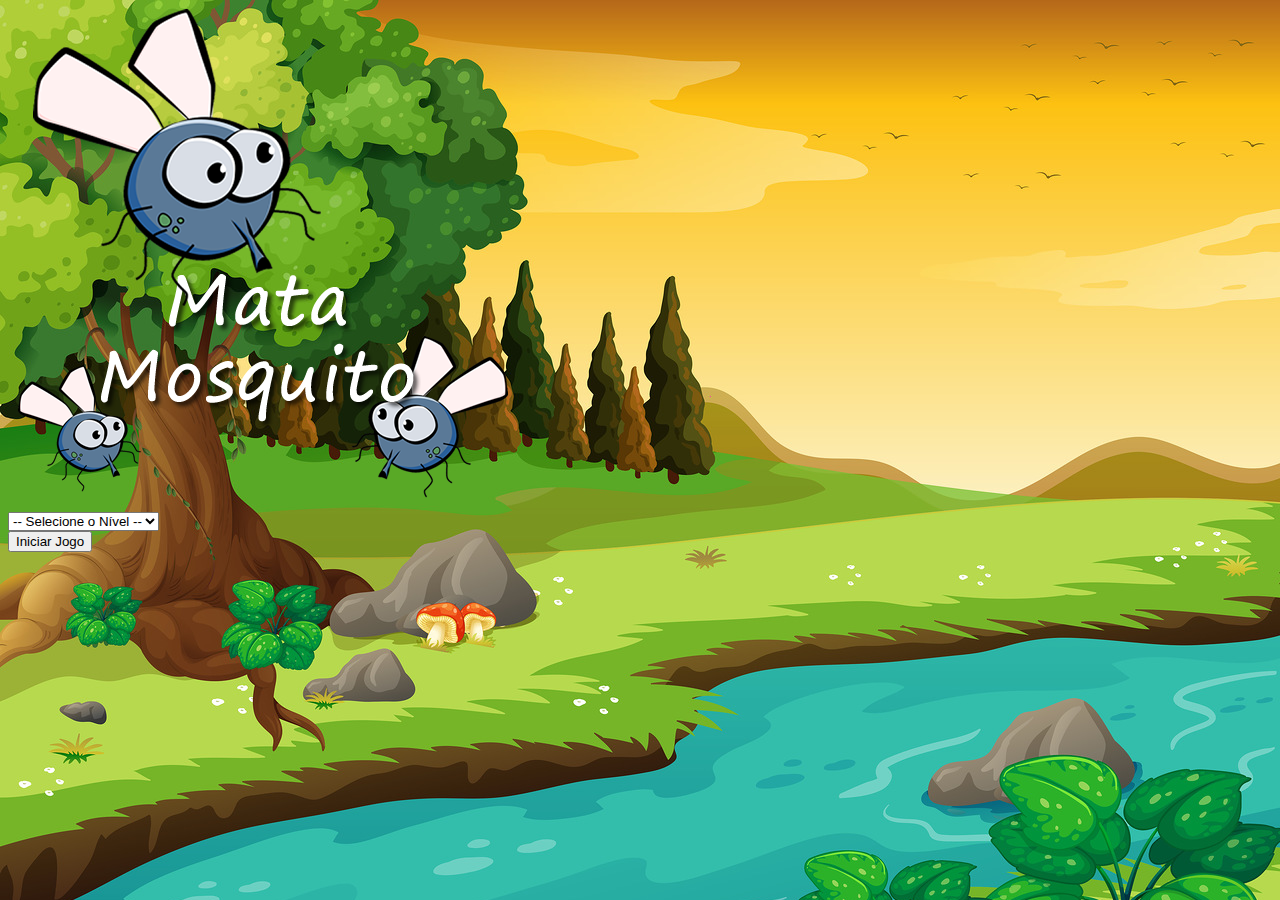
<file: index.html>
<!DOCTYPE html>
<html lang="en">
<head>
    <meta charset="UTF-8">
    <meta http-equiv="X-UA-Compatible" content="IE=edge">
    <meta name="viewport" content="width=device-width, initial-scale=1.0">
    <link href="https://cdn.jsdelivr.net/npm/bootstrap@5.1.3/dist/css/bootstrap.min.css" rel="stylesheet" integrity="sha384-1BmE4kWBq78iYhFldvKuhfTAU6auU8tT94WrHftjDbrCEXSU1oBoqyl2QvZ6jIW3" crossorigin="anonymous">
    <link rel="stylesheet" href="style.css">
    <title>App Game Mata Mosquito</title>
</head>
<body>

    <div class="container">

        <div class="row">
            <div class="col">
                <div class="d-flex justify-content-center">
                    <img src="imagens/game.png">
                </div>
                
            </div>
        </div>

        <div class="row">
            <div class="col">
                <div class="d-flex justify-content-center">
                    <div class="mb-2">
                        <select class="form-select" id="nivel" >
                            <option value='' selected>-- Selecione o Nível --</option>
                            <option value="facil">Fácil</option>
                            <option value="normal">Normal</option>
                            <option value="dificil">Difícil</option>
                            <option value="chucknorris">Chuck Norris</option>
                        </select>
                    </div>
                </div>
            </div>
        </div>

        <div class="row">
            <div class="col">
                <div class="d-flex justify-content-center">
                    <button type="button" class="btn btn-danger btn-lg" onclick="iniciarJogo()">Iniciar Jogo</button>
                </div>
                
            </div>
        </div>
    </div>

    <script>
    
        function iniciarJogo(){
            var nivel = document.getElementById('nivel').value

            if(nivel === ''){
                alert('Selecione um nível para iniciar o jogo')
                return false
            } 

            window.location.href = 'jogo.html?' + nivel

        }
                
    </script>
        
</body>
</html>
</file>
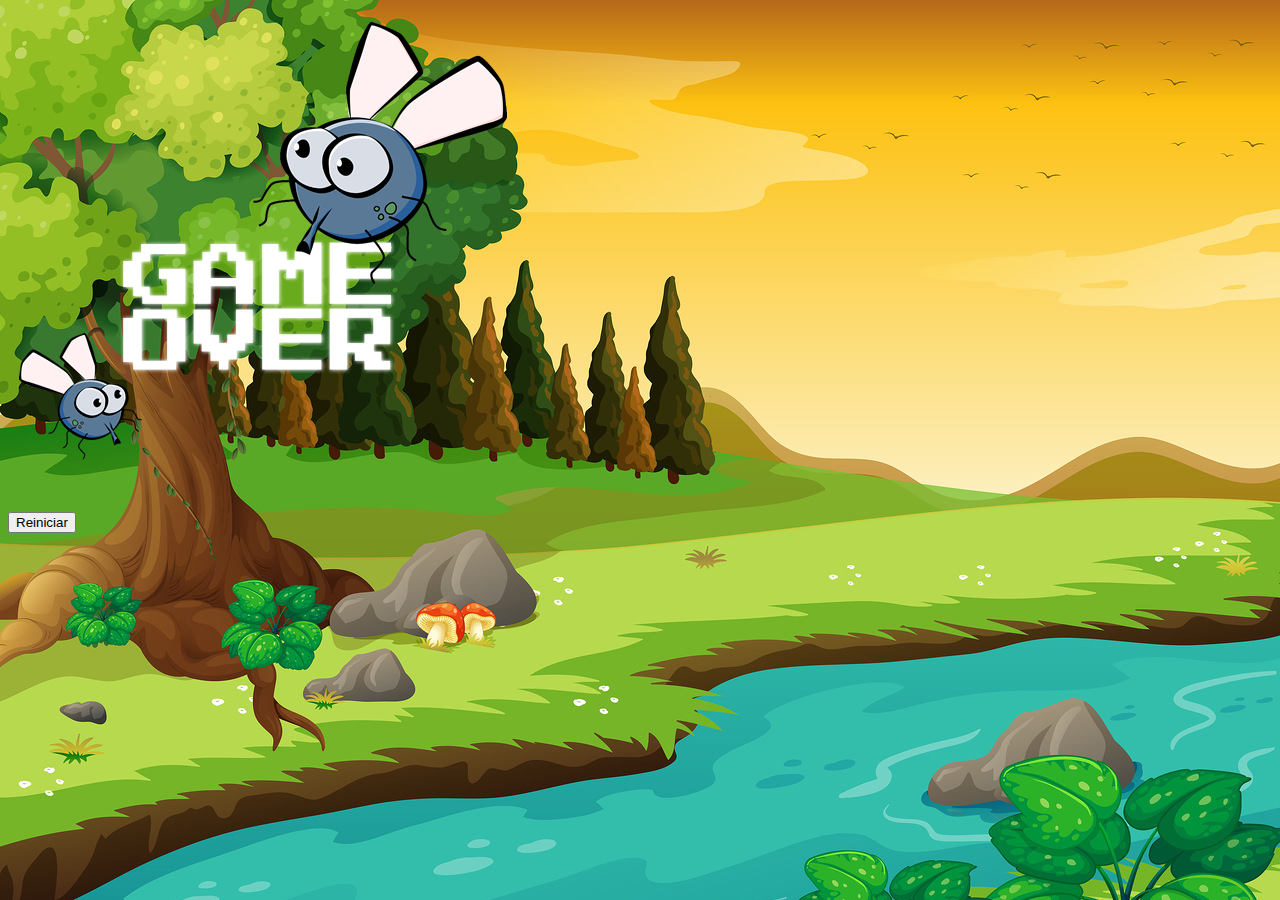
<file: fim_do_jogo.html>
<!DOCTYPE html>
<html lang="en">
<head>
    <meta charset="UTF-8">
    <meta http-equiv="X-UA-Compatible" content="IE=edge">
    <meta name="viewport" content="width=device-width, initial-scale=1.0">
    <link href="https://cdn.jsdelivr.net/npm/bootstrap@5.1.3/dist/css/bootstrap.min.css" rel="stylesheet" integrity="sha384-1BmE4kWBq78iYhFldvKuhfTAU6auU8tT94WrHftjDbrCEXSU1oBoqyl2QvZ6jIW3" crossorigin="anonymous">
    <link rel="stylesheet" href="style.css">
    <title>App Game Mata Mosquito</title>
</head>
<body>

    <div class="container">

        <div class="row">
            <div class="col">
                <div class="d-flex justify-content-center">
                    <img src="imagens/game_over.png">
                </div>
                
            </div>
        </div>

        <div class="row">
            <div class="col">
                <div class="d-flex justify-content-center">
                    <button type="button" class="btn btn-dark btn-lg" onclick="window.location.href = 'index.html' ">Reiniciar</button>
                </div>
                
            </div>
        </div>

    </div>
    
</body>
</html>
</file>
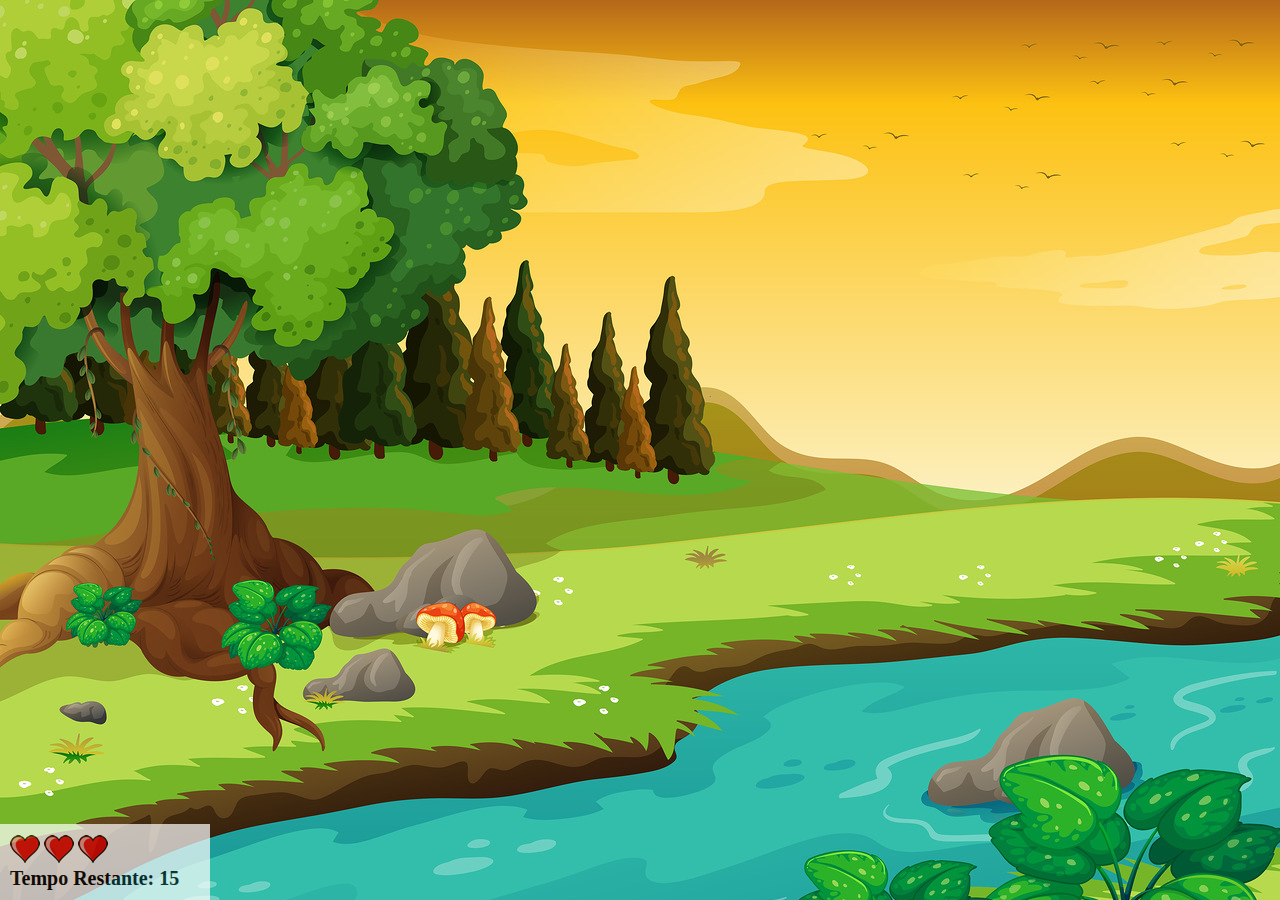
<file: jogo.html>
<!DOCTYPE html>
<html lang="en">
    <head>
        <meta charset="UTF-8">
        <meta http-equiv="X-UA-Compatible" content="IE=edge">
        <meta name="viewport" content="width=device-width, initial-scale=1.0">
        <link rel="stylesheet" href="style.css">
        <title>App Game Mata Mosquito</title>
    </head>
    <body onresize="ajustaTamanhoPalcoJogo()">

        <div class="painel">
            <div class="vidas">

                <img id="v1" src="imagens/coracao_cheio.png">
                <img id="v2" src="imagens/coracao_cheio.png">
                <img id="v3" src="imagens/coracao_cheio.png">

            </div>
            <div class="cronometro">Tempo Restante: <span id="cronometro"></span></div>
        </div>

        <script src="main.js"></script>
        <script>    
        document.getElementById('cronometro').innerHTML = tempo
        </script>
        
    </body>
</html>
</file>
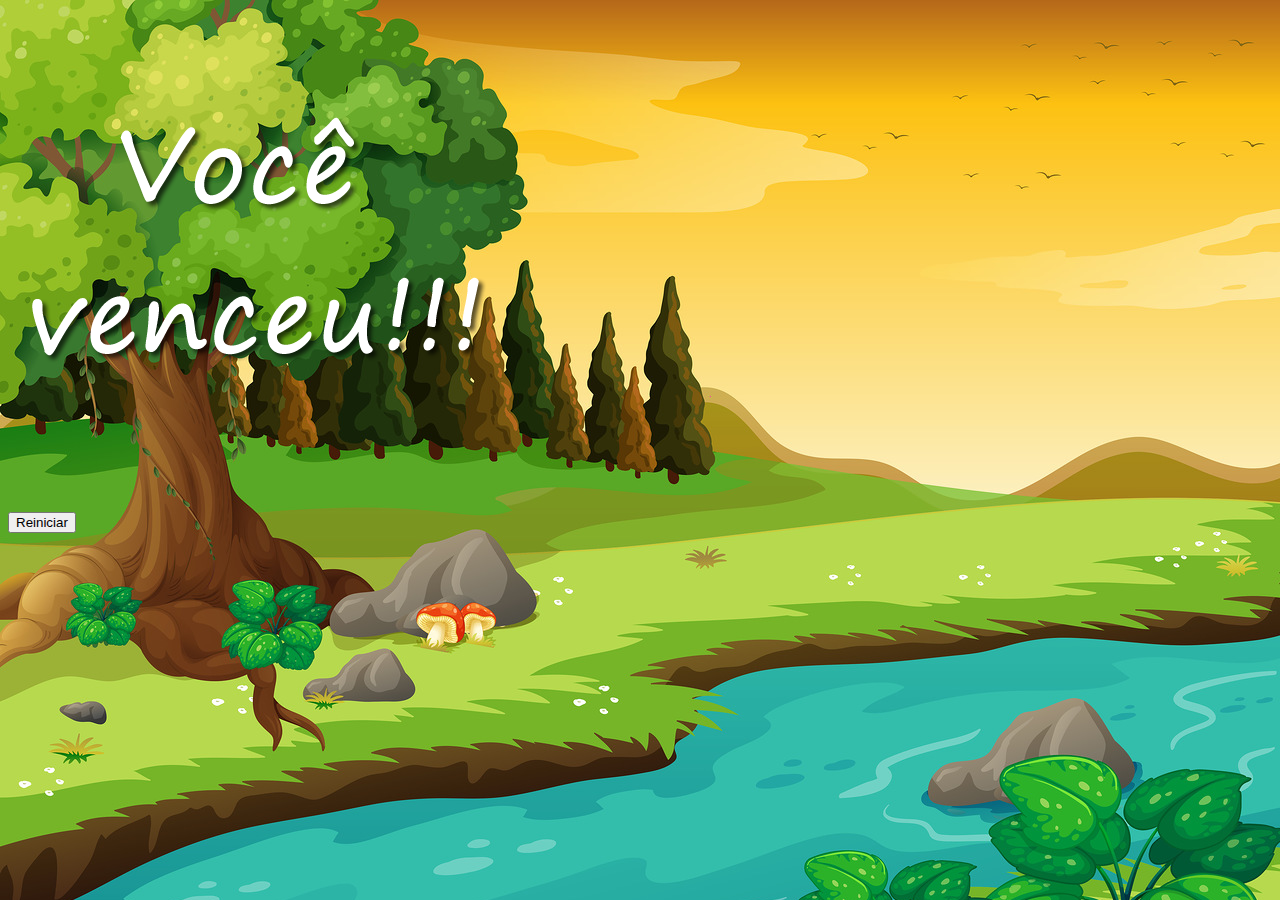
<file: vitoria.html>
<!DOCTYPE html>
<html lang="en">
<head>
    <meta charset="UTF-8">
    <meta http-equiv="X-UA-Compatible" content="IE=edge">
    <meta name="viewport" content="width=device-width, initial-scale=1.0">
    <link href="https://cdn.jsdelivr.net/npm/bootstrap@5.1.3/dist/css/bootstrap.min.css" rel="stylesheet" integrity="sha384-1BmE4kWBq78iYhFldvKuhfTAU6auU8tT94WrHftjDbrCEXSU1oBoqyl2QvZ6jIW3" crossorigin="anonymous">
    <link rel="stylesheet" href="style.css">
    <title>App Game Mata Mosquito</title>
</head>
<body>

    <div class="container">

        <div class="row">
            <div class="col">
                <div class="d-flex justify-content-center">
                    <img src="imagens/vitoria.png">
                </div>
                
            </div>
        </div>

        <div class="row">
            <div class="col">
                <div class="d-flex justify-content-center">
                    <button type="button" class="btn btn-dark btn-lg" onclick="window.location.href = 'index.html' ">Reiniciar</button>
                </div>
                
            </div>
        </div>

    </div>
    
</body>
</html>
</file>
<file: style.css>
html{
    cursor: url(imagens/mata_mosca.png) 30 30, auto;
}

body{
    background-image: url(imagens/bg.jpg);
    background-repeat: no-repeat;
    background-size: 100%;
}

.mosca1{
    height: 50px;
    width: 50px;
}

.mosca2{
    height: 70px;
    width: 70px;
}

.mosca3{
    height: 90px;
    width: 90px;
}

.ladoA{
    transform: scaleX(1);
}

.ladoB{
    transform: scaleX(-1);
}

.painel{
    position: absolute;
    width: 190px;
    padding: 10px;
    left: 0px;
    bottom: 0px;
    border-top: 1px solid #fff;
    background-color: #fff;
    opacity: 0.7;
}

.vidas{
    float: left;
}

.cronometro{
    float: left;
    font-size: 20px;
    font-weight: bold;
}
</file>
